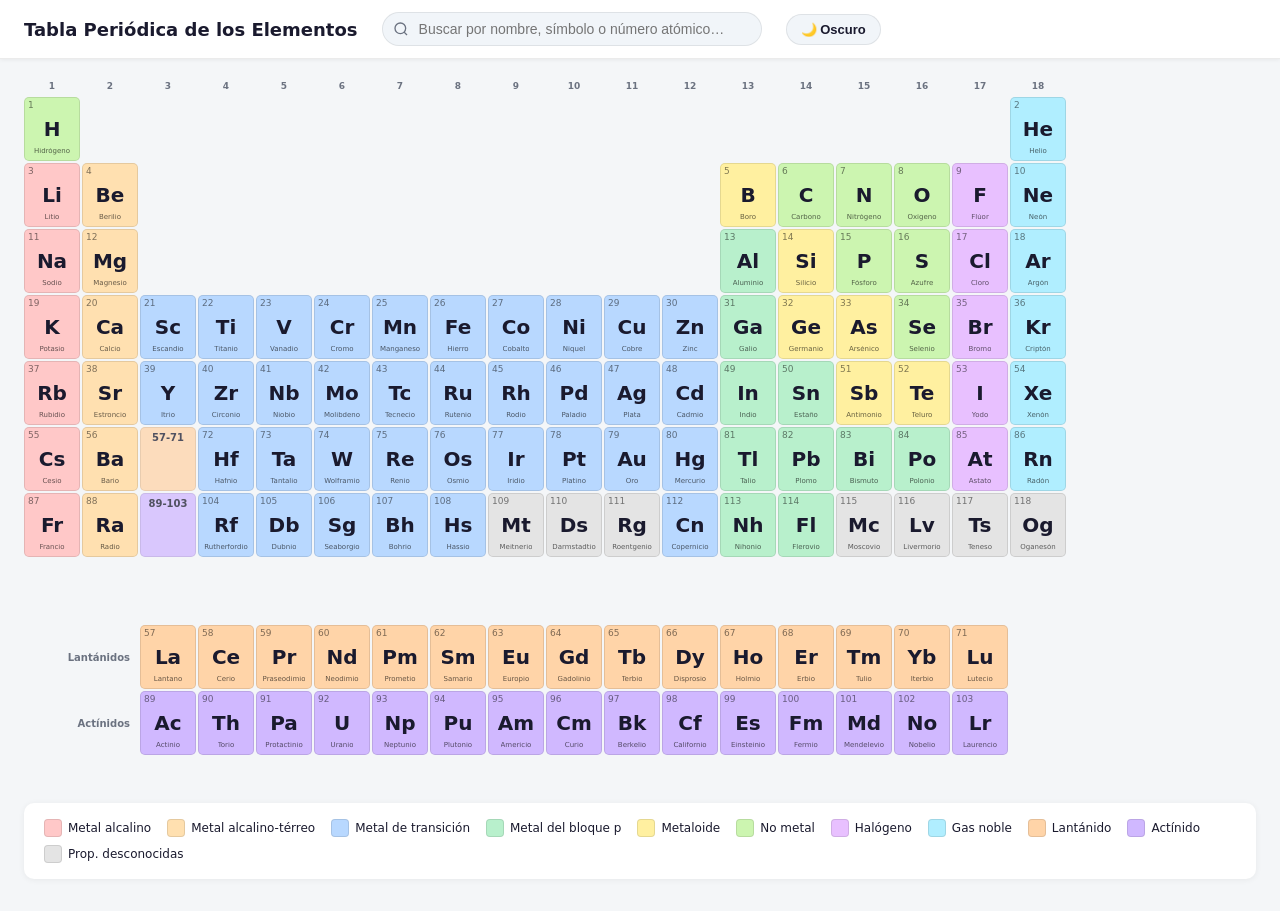
<file: tablaperiodica-con-claude-y-openspec/index.html>
<!DOCTYPE html>
<html lang="es">
<head>
  <meta charset="UTF-8">
  <meta name="viewport" content="width=device-width, initial-scale=1.0">
  <title>Tabla Periódica de los Elementos</title>
  <link rel="stylesheet" href="styles.css">
  <!-- Anti-FOUC: aplica el tema antes del primer render -->
  <script>
    (function() {
      var saved = localStorage.getItem('theme');
      var prefersDark = window.matchMedia('(prefers-color-scheme: dark)').matches;
      if (saved === 'dark' || (!saved && prefersDark)) {
        document.documentElement.setAttribute('data-theme', 'dark');
      }
    })();
  </script>
</head>
<body>

  <header class="site-header">
    <div class="header-brand">
      <h1>Tabla Periódica de los Elementos</h1>
    </div>
    <div class="search-box">
      <input type="search" id="search"
             placeholder="Buscar por nombre, símbolo o número atómico…"
             autocomplete="off" spellcheck="false">
    </div>
    <button id="theme-toggle" class="theme-toggle-btn" aria-label="Cambiar tema">
      🌙 Oscuro
    </button>
  </header>

  <div class="page-layout">

    <!-- Área de la tabla periódica -->
    <div class="table-area">
      <div id="group-header" class="group-header"></div>
      <div id="main-table" class="table-grid"></div>
      <div class="f-block-sep" aria-hidden="true"></div>
      <div id="f-block" class="f-block-grid"></div>
    </div>

    <!-- Panel de detalles (solo visible cuando hay un elemento seleccionado) -->
    <aside id="detail-panel" class="detail-panel">
      <div id="panel-content" class="panel-content" hidden>
        <div class="panel-header">
          <button id="btn-close" class="close-btn" title="Cerrar">✕</button>
          <div class="panel-number" id="d-number"></div>
          <div class="panel-symbol" id="d-symbol"></div>
          <div class="panel-name"   id="d-name"></div>
        </div>

        <dl class="panel-body">
          <dt>Masa atómica</dt>
          <dd id="d-mass"></dd>

          <dt>Categoría</dt>
          <dd id="d-category"></dd>

          <dt>Periodo</dt>
          <dd id="d-period"></dd>

          <dt>Grupo</dt>
          <dd id="d-group"></dd>

          <dt>Config. electrónica</dt>
          <dd id="d-config"></dd>

          <dt>Electronegatividad</dt>
          <dd id="d-en"></dd>

          <dt>Estado físico (25 °C)</dt>
          <dd id="d-state"></dd>
        </dl>
      </div>
    </aside>

  </div><!-- .page-layout -->

  <footer class="site-footer">
    <div id="legend" class="legend"></div>
  </footer>

  <script src="data/elements.js"></script>
  <script src="app.js"></script>
</body>
</html>
</file>
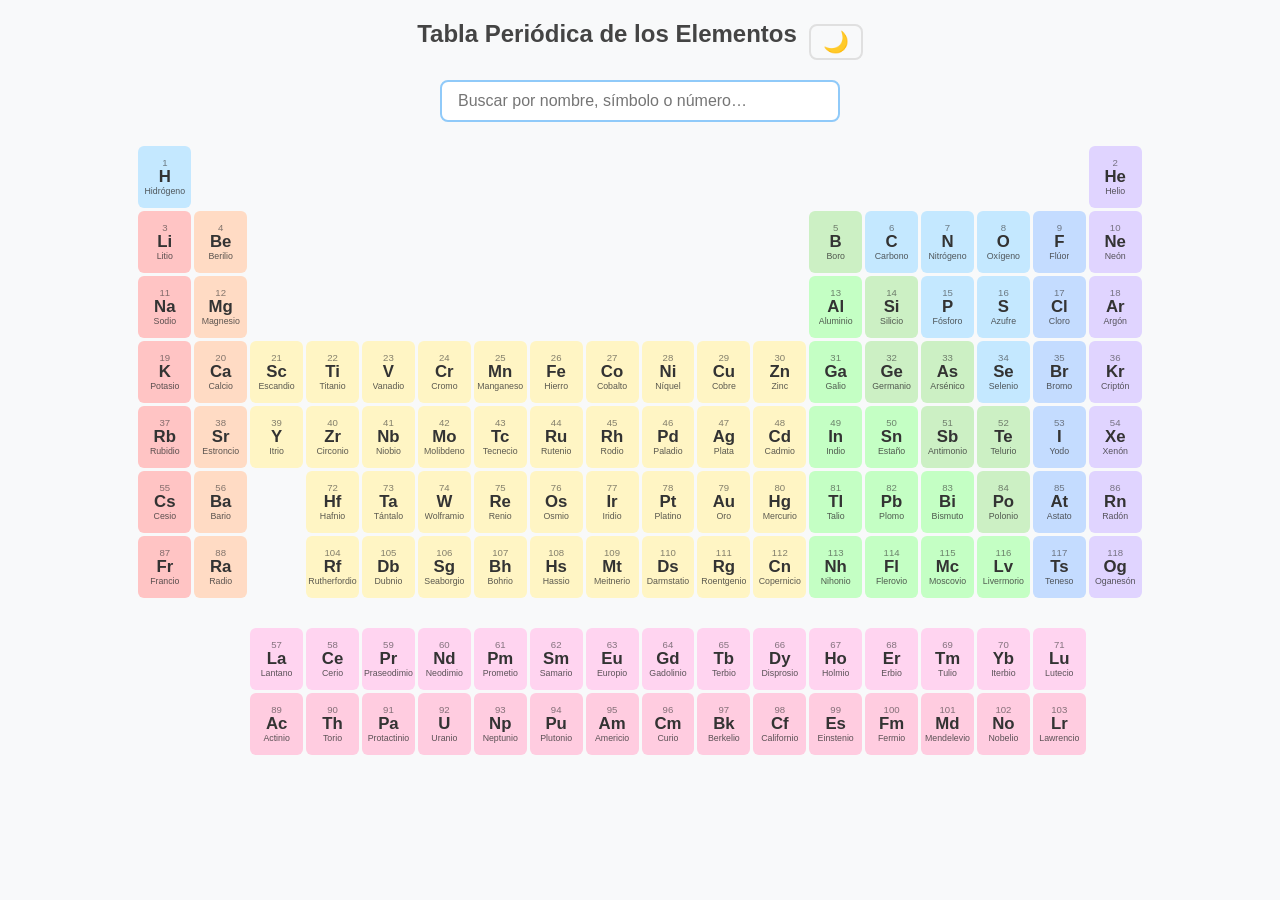
<file: tablaperiodica-openspec-opencode-gemma4/index.html>
<!DOCTYPE html>
<html lang="es">
<head>
<meta charset="UTF-8">
<meta name="viewport" content="width=device-width, initial-scale=1.0">
<title>Tabla Periódica</title>
<link rel="stylesheet" href="styles.css">
</head>
<body>
<div id="header-row">
  <h1>Tabla Periódica de los Elementos</h1>
  <button id="theme-toggle">🌙</button>
</div>
<div class="search-wrapper">
  <input type="text" id="search" placeholder="Buscar por nombre, símbolo o número…" autofocus>
</div>
<div id="table-wrapper">
  <div id="periodic-table"></div>
</div>
<div id="no-results">No se encontraron elementos</div>
<div id="detail-backdrop"></div>
<div id="detail-panel"></div>

<script src="elements.js"></script>
<script src="app.js"></script>
</body>
</html>
</file>
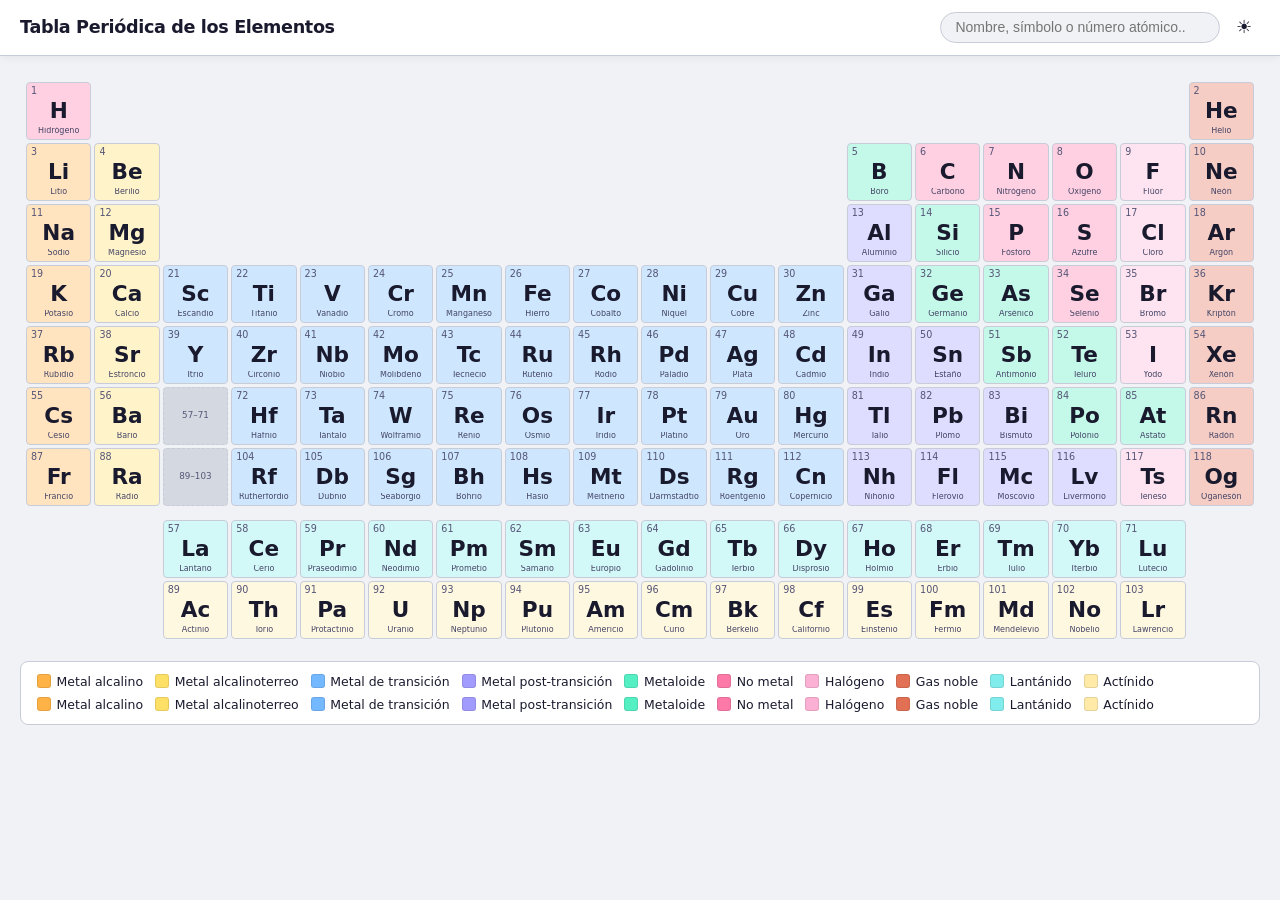
<file: tablaperiodica/index.html>
<!DOCTYPE html>
<html lang="es" data-theme="light">
<head>
  <meta charset="UTF-8">
  <meta name="viewport" content="width=device-width, initial-scale=1.0">
  <title>Tabla Periódica</title>
  <link rel="stylesheet" href="styles.css">
</head>
<body>

  <header class="site-header">
    <h1 class="site-title">Tabla Periódica de los Elementos</h1>
    <div class="header-controls">
      <div class="search-wrapper">
        <input type="search" id="search" class="search-input"
               placeholder="Nombre, símbolo o número atómico..."
               autocomplete="off" spellcheck="false">
        <button id="clear-search" class="btn-icon btn-clear" aria-label="Limpiar búsqueda" hidden>✕</button>
      </div>
      <button id="theme-toggle" class="btn-icon btn-theme" aria-label="Cambiar tema">
        <span class="icon-light">☀</span>
        <span class="icon-dark">☽</span>
      </button>
    </div>
  </header>

  <main class="site-main">

    <div class="table-area">
      <div class="table-scroll">
        <div id="periodic-table" class="periodic-table" role="grid" aria-label="Tabla periódica"></div>
        <p id="no-results" class="no-results" hidden>No se encontraron elementos</p>
      </div>
      <div id="legend" class="legend" aria-label="Leyenda de categorías"></div>
    </div>

    <aside id="detail-panel" class="detail-panel" aria-label="Detalle del elemento" hidden>
      <button id="close-detail" class="btn-close" aria-label="Cerrar detalle">✕</button>
      <div class="detail-header">
        <div id="d-atomic-number" class="d-atomic-number"></div>
        <div id="d-symbol" class="d-symbol"></div>
        <div class="detail-name-area">
          <h2 id="d-name" class="d-name"></h2>
          <span id="d-category-badge" class="d-category-badge"></span>
        </div>
      </div>
      <table class="detail-table">
        <tbody>
          <tr>
            <th>Masa atómica</th>
            <td id="d-mass"></td>
          </tr>
          <tr>
            <th>Período / Grupo</th>
            <td id="d-period-group"></td>
          </tr>
          <tr>
            <th>Config. electrónica</th>
            <td id="d-config" class="d-config"></td>
          </tr>
          <tr>
            <th>Estado estándar</th>
            <td id="d-state"></td>
          </tr>
          <tr>
            <th>Punto de fusión</th>
            <td id="d-melting"></td>
          </tr>
          <tr>
            <th>Punto de ebullición</th>
            <td id="d-boiling"></td>
          </tr>
        </tbody>
      </table>
      <p id="d-summary" class="d-summary"></p>
    </aside>

  </main>

  <div id="panel-backdrop" class="panel-backdrop" hidden></div>

  <script src="elements.js"></script>
  <script src="app.js"></script>
</body>
</html>
</file>
<file: tablaperiodica-con-claude-y-openspec/styles.css>
/* ============================================================
   Variables y reset
   ============================================================ */
:root {
  --cell-w: 56px;
  --cell-h: 64px;
  --cell-gap: 2px;
  --panel-w: 300px;
  --page-bg: #f4f6f8;
  --card-bg: #ffffff;
  --header-bg: #ffffff;
  --border-color: rgba(0, 0, 0, 0.08);
  --text-main: #1a1a2e;
  --text-muted: #6b7280;
  --search-bg: #f1f5f9;

  /* Texto de celdas (modo claro) */
  --cell-symbol-color: #1a1a2e;
  --cell-number-color: rgba(0, 0, 0, 0.50);
  --cell-name-color:   rgba(0, 0, 0, 0.60);
  --cell-border-color: rgba(0, 0, 0, 0.10);

  /* Colores pastel por categoría */
  --c-alkali-metal:    #ffc8c8;
  --c-alkaline-earth:  #ffe0b0;
  --c-transition-metal:#b8d8ff;
  --c-post-transition: #b8f0cc;
  --c-metalloid:       #fff0a0;
  --c-nonmetal:        #ccf5b0;
  --c-halogen:         #e8c0ff;
  --c-noble-gas:       #b0eeff;
  --c-lanthanide:      #ffd4a8;
  --c-actinide:        #d0b8ff;
  --c-unknown:         #e4e4e4;
}

/* ============================================================
   Tema oscuro — redefine las mismas variables bajo data-theme="dark"
   ============================================================ */
html[data-theme="dark"] {
  --page-bg: #0f0f1a;
  --card-bg: #1a1a2e;
  --header-bg: #12122a;
  --border-color: rgba(255, 255, 255, 0.08);
  --text-main: #e8e8f0;
  --text-muted: #9090a8;
  --search-bg: #1e1e38;

  /* Pastel oscuros: misma hue, menos luminosidad, más saturación */
  --c-alkali-metal:    #8b3a3a;
  --c-alkaline-earth:  #7a5428;
  --c-transition-metal:#2a4a7a;
  --c-post-transition: #1e6644;
  --c-metalloid:       #6a6020;
  --c-nonmetal:        #3a6620;
  --c-halogen:         #5a2e7a;
  --c-noble-gas:       #1a5a78;
  --c-lanthanide:      #7a4a20;
  --c-actinide:        #4a2e7a;
  --c-unknown:         #2e2e3e;

  /* Texto de celdas en modo oscuro */
  --cell-symbol-color: #f0f0fa;
  --cell-number-color: rgba(255, 255, 255, 0.55);
  --cell-name-color:   rgba(255, 255, 255, 0.70);
  --cell-border-color: rgba(255, 255, 255, 0.12);
}

*, *::before, *::after { box-sizing: border-box; margin: 0; padding: 0; }

body {
  font-family: system-ui, -apple-system, 'Segoe UI', sans-serif;
  background: var(--page-bg);
  color: var(--text-main);
  min-height: 100vh;
}

/* ============================================================
   Asignación de color por categoría (reutilizable en celdas,
   panel y leyenda mediante la variable --cat-color)
   ============================================================ */
.cat-alkali-metal    { --cat-color: var(--c-alkali-metal); }
.cat-alkaline-earth  { --cat-color: var(--c-alkaline-earth); }
.cat-transition-metal{ --cat-color: var(--c-transition-metal); }
.cat-post-transition { --cat-color: var(--c-post-transition); }
.cat-metalloid       { --cat-color: var(--c-metalloid); }
.cat-nonmetal        { --cat-color: var(--c-nonmetal); }
.cat-halogen         { --cat-color: var(--c-halogen); }
.cat-noble-gas       { --cat-color: var(--c-noble-gas); }
.cat-lanthanide      { --cat-color: var(--c-lanthanide); }
.cat-actinide        { --cat-color: var(--c-actinide); }
.cat-unknown         { --cat-color: var(--c-unknown); }

/* ============================================================
   Header
   ============================================================ */
.site-header {
  background: var(--header-bg);
  border-bottom: 1px solid var(--border-color);
  padding: 12px 24px;
  display: flex;
  align-items: center;
  gap: 24px;
  flex-wrap: wrap;
  position: sticky;
  top: 0;
  z-index: 100;
  box-shadow: 0 1px 4px rgba(0,0,0,0.06);
}

.header-brand h1 {
  font-size: 18px;
  font-weight: 700;
  color: var(--text-main);
  white-space: nowrap;
}

.search-box {
  flex: 1;
  min-width: 220px;
  max-width: 380px;
}

#search {
  width: 100%;
  padding: 8px 14px 8px 36px;
  border: 1.5px solid var(--border-color);
  border-radius: 24px;
  background: var(--search-bg) url("data:image/svg+xml,%3Csvg xmlns='http://www.w3.org/2000/svg' width='16' height='16' viewBox='0 0 24 24' fill='none' stroke='%236b7280' stroke-width='2'%3E%3Ccircle cx='11' cy='11' r='8'/%3E%3Cline x1='21' y1='21' x2='16.65' y2='16.65'/%3E%3C/svg%3E") no-repeat 10px center;
  font-size: 14px;
  color: var(--text-main);
  outline: none;
  transition: border-color 0.2s;
}

#search:focus {
  border-color: #6b9fce;
  background-color: var(--card-bg);
}

.theme-toggle-btn {
  padding: 7px 14px;
  border: 1.5px solid var(--border-color);
  border-radius: 20px;
  background: var(--search-bg);
  color: var(--text-main);
  font-size: 13px;
  font-weight: 600;
  cursor: pointer;
  white-space: nowrap;
  transition: background 0.15s, border-color 0.15s;
  flex-shrink: 0;
}

.theme-toggle-btn:hover {
  background: var(--card-bg);
  border-color: var(--text-muted);
}

/* ============================================================
   Page layout: tabla (fluida) + panel (fijo)
   ============================================================ */
.page-layout {
  display: grid;
  grid-template-columns: 1fr;
  gap: 20px;
  align-items: start;
  padding: 20px 24px;
}

.page-layout.panel-open {
  grid-template-columns: minmax(0, 1fr) var(--panel-w);
}

/* La tabla hace scroll horizontal si la ventana es estrecha */
.table-area {
  overflow-x: auto;
  padding-bottom: 8px;
}

/* ============================================================
   Cabecera de grupos (números 1-18)
   ============================================================ */
.group-header {
  display: grid;
  grid-template-columns: repeat(18, var(--cell-w));
  gap: var(--cell-gap);
  margin-bottom: 4px;
}

.group-label {
  text-align: center;
  font-size: 9px;
  font-weight: 600;
  color: var(--text-muted);
  line-height: 14px;
  height: 14px;
}

/* ============================================================
   Tabla periódica principal (18 columnas, posición explícita)
   ============================================================ */
.table-grid {
  display: grid;
  grid-template-columns: repeat(18, var(--cell-w));
  gap: var(--cell-gap);
}

/* ============================================================
   Separador entre tabla y bloque f (≥ 1 fila de espacio)
   ============================================================ */
.f-block-sep {
  height: calc(var(--cell-h) + var(--cell-gap) * 2);
}

/* ============================================================
   Bloque f (lantánidos/actínidos) - grid de 16 columnas
   Columna 1: etiqueta de serie (ancho = 2 celdas + 1 gap)
   Columnas 2-16: 15 elementos
   La col 1 mide calc(2*56px + 2px)=114px para alinear col 2
   con el grupo 3 de la tabla principal.
   ============================================================ */
.f-block-grid {
  display: grid;
  grid-template-columns: calc(2 * var(--cell-w) + var(--cell-gap)) repeat(15, var(--cell-w));
  gap: var(--cell-gap);
}

.fblock-label {
  display: flex;
  align-items: center;
  justify-content: flex-end;
  padding-right: 8px;
  font-size: 10px;
  font-weight: 600;
  color: var(--text-muted);
  height: var(--cell-h);
}

/* ============================================================
   Celda de elemento
   ============================================================ */
.element-cell {
  width: var(--cell-w);
  height: var(--cell-h);
  background-color: var(--cat-color, #eee);
  border: 1px solid var(--cell-border-color);
  border-radius: 5px;
  display: flex;
  flex-direction: column;
  align-items: center;
  justify-content: space-between;
  padding: 3px 3px 4px;
  cursor: pointer;
  transition: transform 0.12s ease, box-shadow 0.12s ease, opacity 0.18s ease;
  position: relative;
  user-select: none;
}

.element-cell:hover {
  transform: translateY(-3px) scale(1.06);
  box-shadow: 0 6px 14px rgba(0, 0, 0, 0.18);
  z-index: 5;
}

.element-cell.selected {
  outline: 2.5px solid var(--text-main);
  outline-offset: 1px;
  box-shadow: 0 0 0 4px rgba(128,128,160,0.25);
  z-index: 6;
}

.element-cell.dimmed {
  opacity: 0.12;
}

.element-cell.placeholder {
  cursor: default;
  opacity: 0.75;
}

.element-cell.placeholder:hover {
  transform: none;
  box-shadow: none;
}

.el-number {
  font-size: 9px;
  color: var(--cell-number-color);
  align-self: flex-start;
  line-height: 1;
}

.el-symbol {
  font-size: 20px;
  font-weight: 700;
  line-height: 1;
  color: var(--cell-symbol-color);
}

.el-name {
  font-size: 7px;
  color: var(--cell-name-color);
  text-align: center;
  line-height: 1.1;
  max-width: 100%;
  overflow: hidden;
  white-space: nowrap;
  text-overflow: ellipsis;
}

/* ============================================================
   Panel de detalles (solo aparece en el layout cuando .panel-open)
   ============================================================ */
.detail-panel {
  display: none;
  width: var(--panel-w);
  background: var(--card-bg);
  border-radius: 14px;
  box-shadow: 0 2px 16px rgba(0, 0, 0, 0.09);
  overflow: hidden;
  position: sticky;
  top: 74px; /* debajo del header fijo */
}

.page-layout.panel-open .detail-panel {
  display: block;
}

/* Cabecera del panel (con color de la categoría) */
.panel-header {
  background-color: var(--cat-color, #e8e8e8);
  padding: 20px 20px 16px;
  display: flex;
  flex-direction: column;
  align-items: center;
  position: relative;
}

.close-btn {
  position: absolute;
  top: 10px;
  right: 10px;
  background: rgba(0, 0, 0, 0.12);
  border: none;
  border-radius: 50%;
  width: 26px;
  height: 26px;
  font-size: 12px;
  cursor: pointer;
  color: #333;
  display: flex;
  align-items: center;
  justify-content: center;
  transition: background 0.15s;
}

.close-btn:hover {
  background: rgba(0, 0, 0, 0.22);
}

.panel-number {
  font-size: 12px;
  color: rgba(0, 0, 0, 0.45);
  font-weight: 600;
  letter-spacing: 0.05em;
}

.panel-symbol {
  font-size: 58px;
  font-weight: 800;
  line-height: 1;
  color: #1a1a2e;
}

.panel-name {
  font-size: 16px;
  font-weight: 600;
  color: #222;
  margin-top: 2px;
}

/* Cuerpo del panel con la tabla de propiedades */
.panel-body {
  display: grid;
  grid-template-columns: 118px 1fr;
  gap: 0;
  padding: 0;
}

.panel-body dt,
.panel-body dd {
  padding: 9px 16px;
  font-size: 13px;
  border-bottom: 1px solid var(--border-color);
}

.panel-body dt {
  font-weight: 600;
  color: var(--text-muted);
  font-size: 11px;
  text-transform: uppercase;
  letter-spacing: 0.04em;
  display: flex;
  align-items: center;
}

.panel-body dd {
  color: var(--text-main);
  font-weight: 500;
  word-break: break-all;
}

/* La config electrónica ocupa las dos columnas */
.panel-body dt.full,
.panel-body dd.full {
  grid-column: 1 / -1;
}

/* ============================================================
   Footer y leyenda
   ============================================================ */
.site-footer {
  padding: 20px 24px 32px;
}

.legend {
  display: flex;
  flex-wrap: wrap;
  gap: 8px 16px;
  background: var(--card-bg);
  border-radius: 10px;
  padding: 16px 20px;
  box-shadow: 0 1px 6px rgba(0,0,0,0.06);
}

.legend-item {
  display: flex;
  align-items: center;
  gap: 6px;
  font-size: 12px;
  color: var(--text-main);
  white-space: nowrap;
}

.legend-swatch {
  width: 18px;
  height: 18px;
  border-radius: 4px;
  background-color: var(--cat-color, #eee);
  border: 1px solid rgba(0,0,0,0.10);
  flex-shrink: 0;
}

/* ============================================================
   Responsive básico
   ============================================================ */
@media (max-width: 900px) {
  .page-layout.panel-open {
    grid-template-columns: 1fr;
  }
  .detail-panel {
    width: 100%;
    position: static;
  }
}
</file>
<file: tablaperiodica-openspec-opencode-gemma4/styles.css>
*, *::before, *::after { box-sizing: border-box; margin: 0; padding: 0; }
:root {
  --bg: #f8f9fa;
  --text: #333;
  --h1: #444;
  --input-bg: #fff;
  --input-border: #e0e0e0;
  --input-focus: #90caf9;
  --no-results: #888;
  --panel-bg: #fff;
  --panel-shadow: rgba(0,0,0,.2);
  --backdrop: rgba(0,0,0,.25);
  --close-hover-bg: #f0f0f0;
  --close-hover-text: #333;
  --subtitle: #666;
  --label: #888;
  --sel-outline: #333;
  --cat-label: #888;
}
.dark {
  --bg: #1a1a2e;
  --text: #fff;
  --h1: #eee;
  --input-bg: #2a2a3e;
  --input-border: #444;
  --input-focus: #7c5cbf;
  --no-results: #999;
  --panel-bg: #1e1e32;
  --panel-shadow: rgba(0,0,0,.6);
  --backdrop: rgba(0,0,0,.55);
  --close-hover-bg: #3a3a4e;
  --close-hover-text: #fff;
  --subtitle: #ddd;
  --label: #ccc;
  --sel-outline: #7c5cbf;
  --cat-label: #ccc;
}
body {
  font-family: -apple-system, BlinkMacSystemFont, 'Segoe UI', Roboto, sans-serif;
  background: var(--bg); color: var(--text);
  display: flex; flex-direction: column; align-items: center; padding: 20px; min-height: 100vh;
  transition: background .3s, color .3s;
}
h1 { font-size: 1.5rem; font-weight: 600; margin-bottom: 16px; color: var(--h1); }
.search-wrapper { position: relative; width: 100%; max-width: 400px; margin-bottom: 20px; }
.search-wrapper input {
  width: 100%; padding: 10px 16px; border: 2px solid var(--input-border); border-radius: 8px;
  font-size: 1rem; outline: none; transition: border-color .2s;
  background: var(--input-bg); color: var(--text);
}
.search-wrapper input:focus { border-color: var(--input-focus); }
#no-results { display: none; text-align: center; padding: 40px; color: var(--no-results); font-size: 1.1rem; }
#table-wrapper {
  position: relative; width: 100%; max-width: 1200px;
  display: flex; justify-content: center; gap: 0;
}
#periodic-table {
  display: grid;
  grid-template-columns: repeat(18, minmax(52px, 1fr));
  gap: 3px; padding: 4px;
  transition: opacity .3s;
}
.element {
  display: flex; flex-direction: column; align-items: center; justify-content: center;
  border-radius: 6px; cursor: pointer; user-select: none;
  padding: 4px 2px; min-height: 62px;
  transition: transform .15s, box-shadow .15s, opacity .3s;
  position: relative;
}
.element:hover { transform: translateY(-2px); box-shadow: 0 4px 12px rgba(0,0,0,.12); }
.element .number { font-size: .6rem; opacity: .6; line-height: 1; }
.element .symbol { font-size: 1.05rem; font-weight: 700; line-height: 1.2; }
.element .ename { font-size: .55rem; opacity: .8; line-height: 1; white-space: nowrap; overflow: hidden; text-overflow: ellipsis; max-width: 100%; }
.element.hidden { opacity: .12; pointer-events: none; }
.element.selected { outline: 3px solid var(--sel-outline); outline-offset: 1px; z-index: 2; }
#detail-panel {
  display: none;
  position: fixed; top: 50%; left: 50%; transform: translate(-50%, -50%);
  width: 360px; max-width: 90vw;
  background: var(--panel-bg); border-radius: 12px; box-shadow: 0 8px 40px var(--panel-shadow);
  padding: 24px; z-index: 100; opacity: 0; transition: opacity .25s;
}
#detail-panel.open { display: block; opacity: 1; }
#detail-backdrop {
  display: none; position: fixed; inset: 0; background: var(--backdrop); z-index: 99;
}
#detail-backdrop.open { display: block; }
#detail-panel .close-btn {
  position: absolute; top: 12px; right: 12px;
  background: none; border: none; font-size: 1.3rem; cursor: pointer; color: var(--label);
  width: 28px; height: 28px; border-radius: 50%; display: flex; align-items: center; justify-content: center;
}
#detail-panel .close-btn:hover { background: var(--close-hover-bg); color: var(--close-hover-text); }
#detail-panel .detail-header { display: flex; align-items: center; gap: 12px; margin-bottom: 16px; }
#detail-panel .detail-icon {
  width: 60px; height: 60px; border-radius: 8px;
  display: flex; flex-direction: column; align-items: center; justify-content: center;
  font-weight: 700; flex-shrink: 0;
}
#detail-panel .detail-icon .dsym { font-size: 1.4rem; line-height: 1.1; }
#detail-panel .detail-icon .dnum { font-size: .65rem; opacity: .7; line-height: 1; }
#detail-panel .detail-icon .dname { font-size: .6rem; opacity: .8; line-height: 1; }
#detail-panel .detail-header-info h2 { font-size: 1.2rem; margin-bottom: 2px; color: var(--text); }
#detail-panel .detail-header-info .dsubtitle { font-size: .85rem; color: var(--subtitle); }
#detail-panel .detail-body { display: grid; grid-template-columns: 1fr 1fr; gap: 8px 16px; }
#detail-panel .detail-body .dlabel { font-size: .7rem; color: var(--label); text-transform: uppercase; letter-spacing: .03em; }
#detail-panel .detail-body .dvalue { font-size: .9rem; font-weight: 500; margin-bottom: 4px; }

.category-label {
  font-size: .7rem; font-weight: 600; color: var(--cat-label); text-transform: uppercase; letter-spacing: .05em;
  display: flex; align-items: center; padding-left: 4px;
}

#header-row {
  display: flex; align-items: center; gap: 12px; margin-bottom: 16px; flex-wrap: wrap;
  width: 100%; max-width: 1200px; justify-content: center;
}
#theme-toggle {
  background: none; border: 2px solid var(--input-border); border-radius: 8px;
  font-size: 1.3rem; cursor: pointer; padding: 6px 12px;
  transition: border-color .2s; line-height: 1;
}
#theme-toggle:hover { border-color: var(--input-focus); }

@media (max-width: 800px) {
  #periodic-table { gap: 2px; }
  .element { min-height: 48px; padding: 2px 1px; }
  .element .number { font-size: .5rem; }
  .element .symbol { font-size: .85rem; }
  .element .ename { font-size: .45rem; }
}
</file>
<file: tablaperiodica/styles.css>
/* ── Custom Properties ─────────────────────────────────────────── */

:root {
  /* Light theme */
  --bg-page:        #f0f2f5;
  --bg-header:      #ffffff;
  --bg-cell:        #ffffff;
  --bg-cell-hover:  #e8f0fe;
  --bg-panel:       #ffffff;
  --bg-legend:      #ffffff;
  --bg-placeholder: #d4d8e0;

  --text-primary:   #1a1a2e;
  --text-secondary: #555577;
  --text-cell-name: #444466;
  --text-on-cat:    #1a1a2e;

  --border-default: #c8ccd8;
  --border-active:  #1a73e8;
  --border-panel:   #d0d4e0;

  --shadow-panel:   0 4px 24px rgba(0,0,0,.12);
  --shadow-cell:    0 2px 6px rgba(0,0,0,.08);

  --dimmed-opacity: 0.15;
  --match-ring:     #1a73e8;

  /* Category colours */
  --cat-metal-alcalino:         #ffb347;
  --cat-metal-alcalinoterreo:   #ffe066;
  --cat-metal-transicion:       #74b9ff;
  --cat-metal-post-transicion:  #a29bfe;
  --cat-metaloide:              #55efc4;
  --cat-no-metal:               #fd79a8;
  --cat-halogeno:               #fab1d3;
  --cat-gas-noble:              #e17055;
  --cat-lantanido:              #81ecec;
  --cat-actinido:               #ffeaa7;
}

[data-theme="dark"] {
  --bg-page:        #0f1117;
  --bg-header:      #1a1d27;
  --bg-cell:        #1e2130;
  --bg-cell-hover:  #2a2f45;
  --bg-panel:       #1a1d27;
  --bg-legend:      #1a1d27;
  --bg-placeholder: #2a2f45;

  --text-primary:   #e8eaf6;
  --text-secondary: #9fa8c0;
  --text-cell-name: #b0b8d4;
  --text-on-cat:    #1a1a2e;

  --border-default: #2e3348;
  --border-active:  #4dabf7;
  --border-panel:   #2e3348;

  --shadow-panel:   0 4px 24px rgba(0,0,0,.4);
  --shadow-cell:    0 2px 6px rgba(0,0,0,.3);

  --dimmed-opacity: 0.08;
  --match-ring:     #4dabf7;

  /* Category colours (slightly muted for dark bg) */
  --cat-metal-alcalino:         #e5871e;
  --cat-metal-alcalinoterreo:   #c9a800;
  --cat-metal-transicion:       #2b7de9;
  --cat-metal-post-transicion:  #6c5ce7;
  --cat-metaloide:              #00b894;
  --cat-no-metal:               #e84393;
  --cat-halogeno:               #d63a8e;
  --cat-gas-noble:              #c0392b;
  --cat-lantanido:              #00b8b8;
  --cat-actinido:               #d4a900;
}

/* ── Reset & Base ──────────────────────────────────────────────── */

*, *::before, *::after { box-sizing: border-box; margin: 0; padding: 0; }

html { font-size: 16px; }

body {
  font-family: system-ui, -apple-system, 'Segoe UI', sans-serif;
  background: var(--bg-page);
  color: var(--text-primary);
  min-height: 100vh;
  display: flex;
  flex-direction: column;
  transition: background .25s, color .25s;
}

/* ── Header ────────────────────────────────────────────────────── */

.site-header {
  position: sticky;
  top: 0;
  z-index: 100;
  background: var(--bg-header);
  border-bottom: 1px solid var(--border-default);
  padding: .75rem 1.25rem;
  display: flex;
  align-items: center;
  gap: 1rem;
  flex-wrap: wrap;
  box-shadow: 0 2px 8px rgba(0,0,0,.06);
  transition: background .25s, border-color .25s;
}

.site-title {
  font-size: 1.1rem;
  font-weight: 700;
  letter-spacing: -.02em;
  white-space: nowrap;
  color: var(--text-primary);
}

.header-controls {
  display: flex;
  align-items: center;
  gap: .5rem;
  flex: 1;
  justify-content: flex-end;
}

.search-wrapper {
  position: relative;
  display: flex;
  align-items: center;
}

.search-input {
  background: var(--bg-page);
  color: var(--text-primary);
  border: 1px solid var(--border-default);
  border-radius: 20px;
  padding: .4rem 2rem .4rem .9rem;
  font-size: .875rem;
  width: 280px;
  outline: none;
  transition: border-color .2s, background .25s;
}
.search-input:focus { border-color: var(--border-active); }
.search-input::-webkit-search-cancel-button { display: none; }

.btn-clear {
  position: absolute;
  right: .5rem;
  font-size: .8rem;
  color: var(--text-secondary);
  line-height: 1;
}

.btn-icon {
  background: none;
  border: none;
  cursor: pointer;
  padding: .3rem .5rem;
  border-radius: 6px;
  color: var(--text-primary);
  font-size: 1rem;
  transition: background .15s;
}
.btn-icon:hover { background: var(--bg-cell-hover); }

.btn-theme {
  font-size: 1.1rem;
  display: flex;
  align-items: center;
}
[data-theme="light"] .icon-dark  { display: none; }
[data-theme="dark"]  .icon-light { display: none; }

/* ── Main Layout ───────────────────────────────────────────────── */

.site-main {
  display: flex;
  flex: 1;
  gap: 0;
  min-height: 0;
}

.table-area {
  flex: 1;
  min-width: 0;
  padding: 1.25rem;
  display: flex;
  flex-direction: column;
  gap: 1rem;
  overflow: auto;
}

.table-scroll {
  overflow-x: auto;
  overflow-y: hidden;
  -webkit-overflow-scrolling: touch;
}

/* ── Periodic Table Grid ───────────────────────────────────────── */

.periodic-table {
  display: grid;
  grid-template-columns: repeat(18, minmax(52px, 1fr));
  grid-template-rows:
    repeat(7, auto)   /* periods 1-7   */
    8px               /* separator row */
    auto              /* lanthanides   */
    auto;             /* actinides     */
  gap: 3px;
  padding: 6px;
  width: max-content;
  min-width: 100%;
}

/* ── Element Cells ─────────────────────────────────────────────── */

.element-cell {
  background: var(--bg-cell);
  border: 1px solid var(--border-default);
  border-radius: 4px;
  padding: 3px 4px;
  cursor: pointer;
  display: flex;
  flex-direction: column;
  align-items: center;
  justify-content: space-between;
  min-height: 58px;
  min-width: 52px;
  position: relative;
  transition: transform .12s, box-shadow .12s, opacity .2s, border-color .2s;
  user-select: none;
}

.element-cell:hover {
  transform: scale(1.08);
  z-index: 10;
  box-shadow: var(--shadow-cell);
  border-color: var(--border-active);
}

.element-cell.active {
  border-color: var(--border-active);
  border-width: 2px;
  box-shadow: 0 0 0 2px var(--border-active);
}

.element-cell.dimmed {
  opacity: var(--dimmed-opacity);
  pointer-events: none;
}

.element-cell.match {
  box-shadow: 0 0 0 2px var(--match-ring);
}

.cell-number {
  font-size: .6rem;
  color: var(--text-secondary);
  align-self: flex-start;
  line-height: 1;
}

.cell-symbol {
  font-size: 1.35rem;
  font-weight: 700;
  line-height: 1;
  color: var(--text-primary);
}

.cell-name {
  font-size: .5rem;
  color: var(--text-cell-name);
  text-align: center;
  line-height: 1.1;
  overflow: hidden;
  text-overflow: ellipsis;
  white-space: nowrap;
  max-width: 100%;
}

/* Category background colours */
.cat-metal-alcalino        { background: color-mix(in srgb, var(--cat-metal-alcalino) 35%, var(--bg-cell)); }
.cat-metal-alcalinoterreo  { background: color-mix(in srgb, var(--cat-metal-alcalinoterreo) 35%, var(--bg-cell)); }
.cat-metal-transicion      { background: color-mix(in srgb, var(--cat-metal-transicion) 35%, var(--bg-cell)); }
.cat-metal-post-transicion { background: color-mix(in srgb, var(--cat-metal-post-transicion) 35%, var(--bg-cell)); }
.cat-metaloide             { background: color-mix(in srgb, var(--cat-metaloide) 35%, var(--bg-cell)); }
.cat-no-metal              { background: color-mix(in srgb, var(--cat-no-metal) 35%, var(--bg-cell)); }
.cat-halogeno              { background: color-mix(in srgb, var(--cat-halogeno) 35%, var(--bg-cell)); }
.cat-gas-noble             { background: color-mix(in srgb, var(--cat-gas-noble) 35%, var(--bg-cell)); }
.cat-lantanido             { background: color-mix(in srgb, var(--cat-lantanido) 35%, var(--bg-cell)); }
.cat-actinido              { background: color-mix(in srgb, var(--cat-actinido) 35%, var(--bg-cell)); }

/* Placeholder cells (La/Ac references in main table) */
.placeholder-cell {
  background: var(--bg-placeholder);
  border: 1px dashed var(--border-default);
  border-radius: 4px;
  min-height: 58px;
  min-width: 52px;
  display: flex;
  align-items: center;
  justify-content: center;
  font-size: .55rem;
  color: var(--text-secondary);
  text-align: center;
  line-height: 1.3;
  cursor: default;
}

/* Separator row (row 8) */
.separator-row {
  grid-column: 1 / -1;
  grid-row: 8;
}

/* Lanthanide/Actinide row labels */
.series-label {
  background: none;
  border: none;
  display: flex;
  align-items: center;
  justify-content: flex-end;
  padding-right: 4px;
  font-size: .6rem;
  color: var(--text-secondary);
  font-style: italic;
  cursor: default;
  min-width: 52px;
}

/* ── No-results message ────────────────────────────────────────── */

.no-results {
  text-align: center;
  color: var(--text-secondary);
  font-size: .9rem;
  padding: 1rem 0;
}

/* ── Legend ────────────────────────────────────────────────────── */

.legend {
  background: var(--bg-legend);
  border: 1px solid var(--border-default);
  border-radius: 8px;
  padding: .75rem 1rem;
  display: flex;
  flex-wrap: wrap;
  gap: .5rem .75rem;
  transition: background .25s, border-color .25s;
}

.legend-item {
  display: flex;
  align-items: center;
  gap: .35rem;
  font-size: .78rem;
  color: var(--text-primary);
  cursor: default;
}

.legend-swatch {
  width: 14px;
  height: 14px;
  border-radius: 3px;
  flex-shrink: 0;
  border: 1px solid rgba(0,0,0,.1);
}

/* ── Detail Panel ──────────────────────────────────────────────── */

.detail-panel {
  position: fixed;
  top: 0;
  right: 0;
  bottom: 0;
  width: 320px;
  z-index: 150;
  background: var(--bg-panel);
  border-left: 1px solid var(--border-panel);
  padding: 1.25rem 1.25rem 1.5rem;
  display: flex;
  flex-direction: column;
  gap: 1rem;
  overflow-y: auto;
  box-shadow: var(--shadow-panel);
  transition: background .25s, border-color .25s;
}

.detail-panel[hidden] { display: none; }

.btn-close {
  position: absolute;
  top: .75rem;
  right: .75rem;
  background: none;
  border: none;
  cursor: pointer;
  font-size: 1rem;
  color: var(--text-secondary);
  padding: .2rem .4rem;
  border-radius: 4px;
  line-height: 1;
  transition: background .15s;
}
.btn-close:hover { background: var(--bg-cell-hover); color: var(--text-primary); }

.detail-header {
  display: grid;
  grid-template-columns: auto 1fr;
  grid-template-rows: auto auto;
  column-gap: .75rem;
  row-gap: .1rem;
  align-items: center;
}

.d-atomic-number {
  grid-column: 1;
  grid-row: 1;
  font-size: .75rem;
  color: var(--text-secondary);
  font-weight: 600;
}

.d-symbol {
  grid-column: 1;
  grid-row: 2;
  font-size: 3.5rem;
  font-weight: 800;
  line-height: 1;
  color: var(--text-primary);
  width: 80px;
  text-align: center;
}

.detail-name-area {
  grid-column: 2;
  grid-row: 1 / 3;
  display: flex;
  flex-direction: column;
  gap: .3rem;
  justify-content: center;
}

.d-name {
  font-size: 1.25rem;
  font-weight: 700;
  color: var(--text-primary);
  line-height: 1.2;
}

.d-category-badge {
  display: inline-block;
  font-size: .7rem;
  padding: .15rem .5rem;
  border-radius: 10px;
  color: var(--text-on-cat);
  font-weight: 600;
  text-transform: uppercase;
  letter-spacing: .04em;
}

.detail-table {
  width: 100%;
  border-collapse: collapse;
  font-size: .85rem;
}

.detail-table th,
.detail-table td {
  padding: .45rem .5rem;
  text-align: left;
  border-bottom: 1px solid var(--border-default);
  vertical-align: top;
}

.detail-table th {
  color: var(--text-secondary);
  font-weight: 500;
  white-space: nowrap;
  width: 45%;
}

.detail-table td {
  color: var(--text-primary);
  font-weight: 400;
}

.d-config {
  font-family: 'Courier New', Courier, monospace;
  font-size: .82rem;
  word-break: break-all;
}

.d-summary {
  font-size: .85rem;
  color: var(--text-secondary);
  line-height: 1.6;
  margin-top: .25rem;
}

/* ── Panel backdrop (mobile) ───────────────────────────────────── */

.panel-backdrop {
  display: none;
  position: fixed;
  inset: 0;
  background: rgba(0,0,0,.25);
  z-index: 140;
}
.panel-backdrop[hidden] { display: none !important; }
.panel-backdrop:not([hidden]) { display: block; }

/* ── Responsive ────────────────────────────────────────────────── */

@media (max-width: 1023px) {
  .detail-panel {
    position: fixed;
    bottom: 0;
    left: 0;
    right: 0;
    width: 100%;
    max-height: 70dvh;
    border-left: none;
    border-top: 1px solid var(--border-panel);
    border-radius: 16px 16px 0 0;
    z-index: 160;
    transform: translateY(100%);
    transition: transform .3s ease, background .25s;
    overflow-y: auto;
  }

  .detail-panel:not([hidden]) {
    transform: translateY(0);
    display: flex;
  }

  .panel-backdrop:not([hidden]) {
    display: block;
  }
}

@media (max-width: 600px) {
  .site-header { padding: .6rem .75rem; }
  .site-title { font-size: .9rem; }
  .search-input { width: 180px; font-size: .8rem; }
  .table-area { padding: .75rem; }
}

/* Block colours (block-s/p/d/f/g) */

:root {
  --block-s: #f97316;
  --block-p: #ec4899;
  --block-d: #3b82f6;
  --block-f: #84cc16;
  --block-g: #d1d5db;
}

[data-theme="dark"] {
  --block-s: #ea6a07;
  --block-p: #d63384;
  --block-d: #2563eb;
  --block-f: #65a30d;
  --block-g: #6b7280;
}

/* Period divide */
.period-divide-label {
  font-size: 6px;
  fill: var(--text-secondary);
  text-anchor: middle;
  font-style: italic;
  font-family: system-ui, -apple-system, 'Segoe UI', sans-serif;
}

.period-divide-line {
  stroke: var(--border-default);
  stroke-width: 1;
  stroke-dasharray: 4 3;
}
</file>
